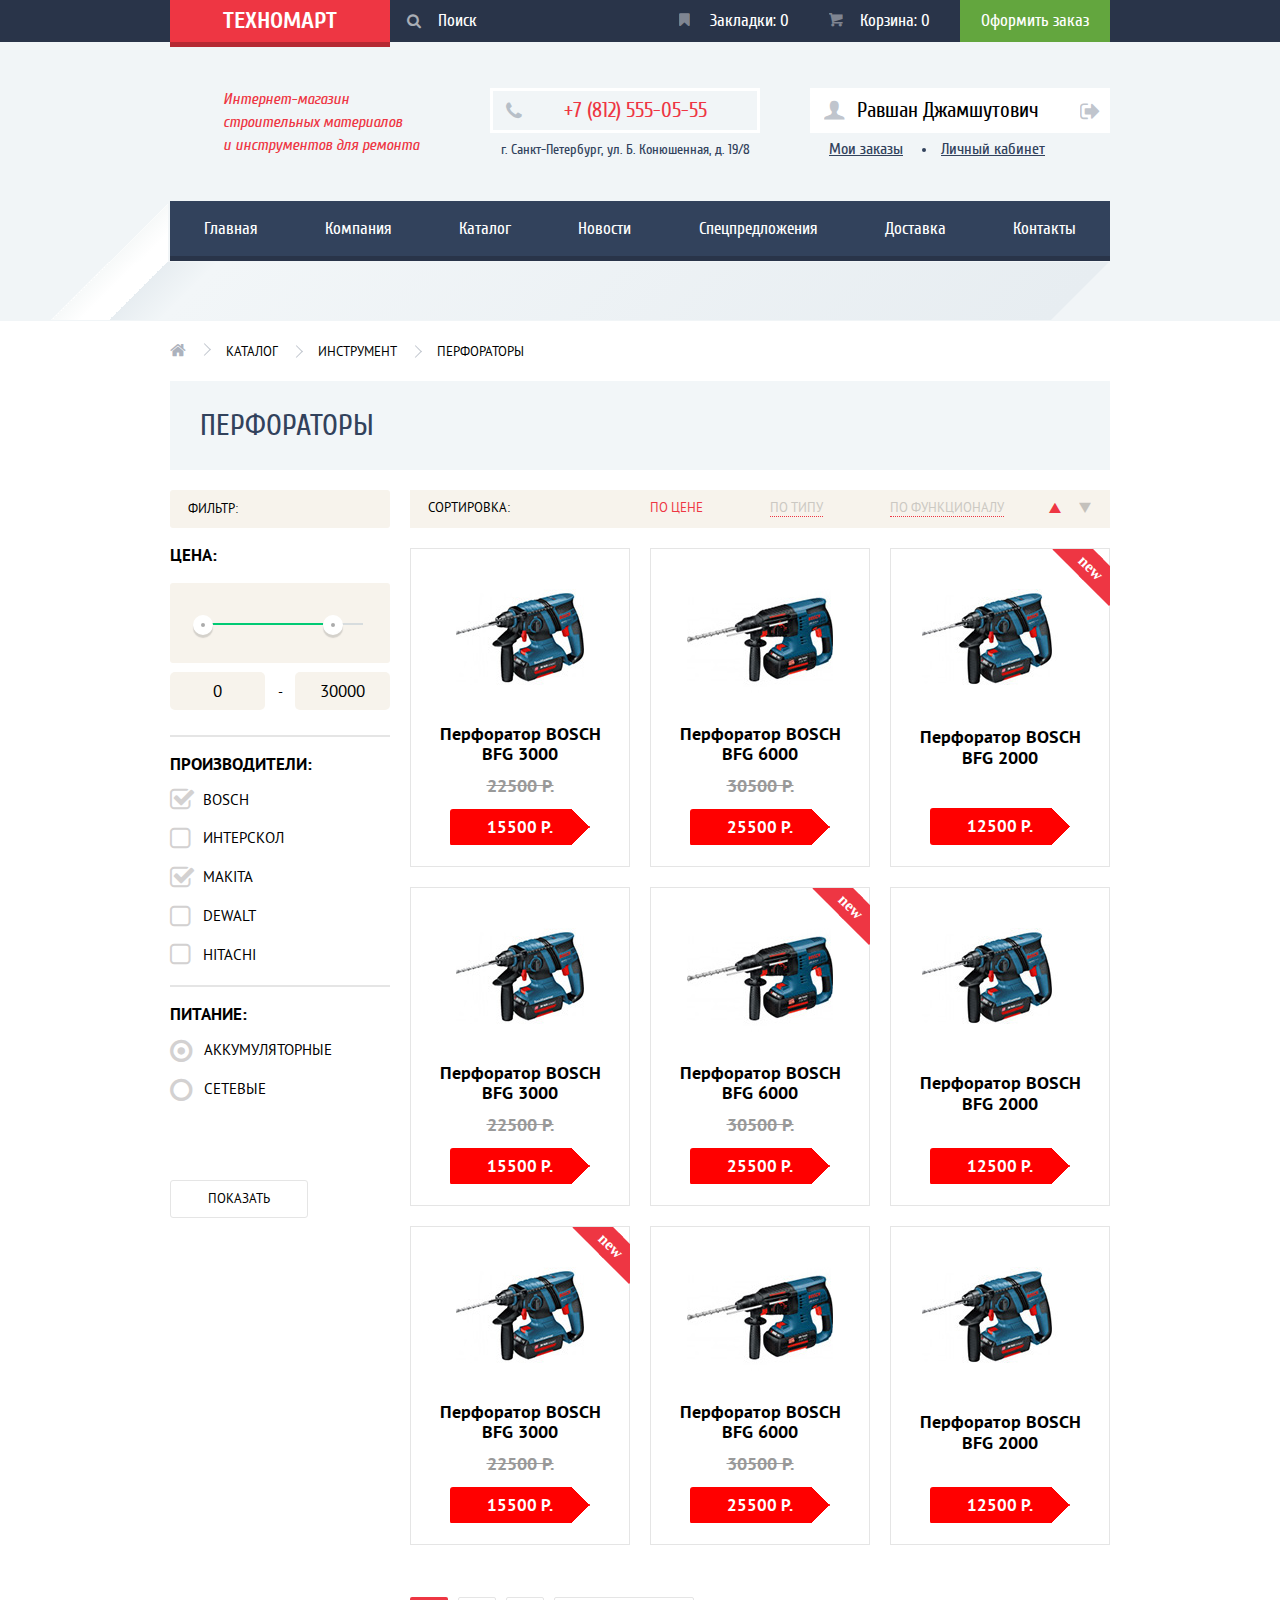
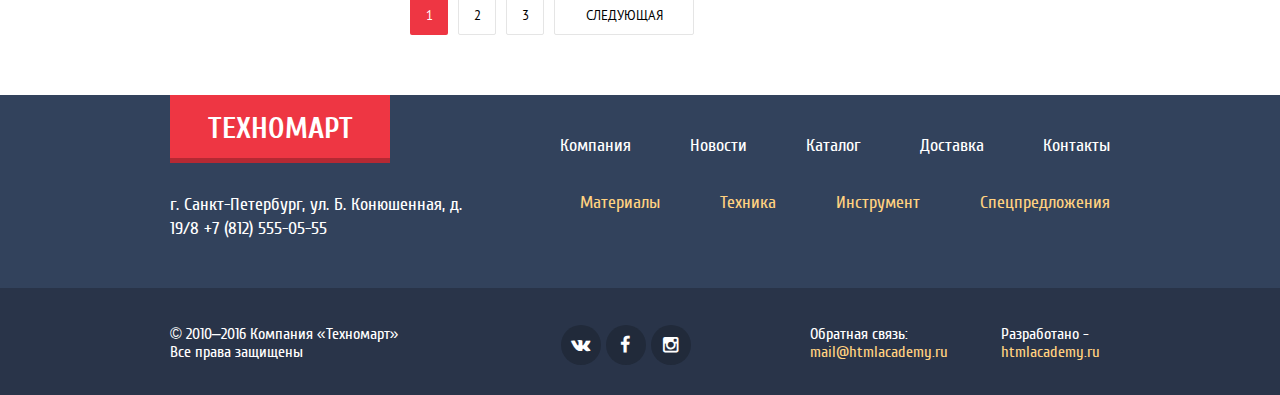
<file: catalog.html>
<!DOCTYPE html>
<html lang="ru">
<head>
	<meta charset="UTF-8">
	<title>Техномарт - каталог товаров</title>
	<link rel="stylesheet" href="css/style.css">
	<link rel="stylesheet" href="css/normalize.css">
	<link rel="shortcut icon" href="favicon.ico" type="image/vnd.microsoft.icon">
</head>
<body>
	<header class="main-header">
		<div class="main-header-top">
			<div class="top-menu-container">
				<div class="top-menu">
					<a href="#" class="logo main-logo">техномарт</a>
					<form class="search-form" action="#" method="post">
						<input type="text" id="search-field" name="search" placeholder="Поиск">
						<button class="btn-search" type="submit"></button>
					</form>
					<a href="#" class="menu-bookmark">Закладки: 0</a>
					<a href="#" class="menu-cart">Корзина: 0</a>
					<button class="btn-order" type="button">Оформить заказ</button>
				</div>
			</div>
		</div>
		<div class="main-header-middle">
			<div class="middle-menu-container">
				<div class="middle-menu">
					<p class="description">Интернет-магазин строительных материалов<br>и инструментов для ремонта</p>
					<div class="contact-block">
						<span class="phone">+7 (812) 555-05-55</span>
						<p>г. Санкт-Петербург, ул. Б. Конюшенная, д. 19/8</p>
					</div>
					<div class="logout-block">
						<a class="user-btn">Равшан Джамшутович</a>
						<a href="#" class="personal personal-orders">Мои заказы</a>
						<a href="#" class="personal personal-area">Личный кабинет</a>
					</div>
				</div>
				<nav class="main-navigation">
					<ul class="bottom-menu">
						<li><a href="index.html">Главная</a></li>
						<li><a href="#">Компания</a></li>
						<li><a href="#" class="active">Каталог</a></li>
						<li><a href="#">Новости</a></li>
						<li><a href="#">Спецпредложения</a></li>
						<li><a href="#">Доставка</a></li>
						<li><a href="#">Контакты</a></li>
					</ul>
				</nav>
			</div>
		</div>
	</header>
	<div class="main-container">
		<nav class="breadcrumbs">
			<ul class="breadcrumbs__items">
				<li class="breadcrumbs__item">
					<a href="index.html" class="breadcrumbs__link--home"></a>
				</li>
				<li class="breadcrumbs__item">
					<a href="#" class="breadcrumbs__link--catalog">каталог</a>
				</li>
				<li class="breadcrumbs__item">
					<a href="#" class="breadcrumbs__link--tools">инструмент</a>
				</li>
				<li class="breadcrumbs__item">перфораторы</li>
			</ul>
		</nav>
		<h3 class="item-title">перфораторы</h3>
		<main class="shop">
			<form class="shop__options">
				<div class="priceFilter">
					<span class="priceFilter__filter">фильтр:</span>
					<h3 class="priceFilter__selectPrice">цена:</h3>
					<div class="priceFilter__priceScale">
						<div class="fullScale">
							<span class="fullScale__Range"></span>
						</div>
					</div>
					<div class="priceWindows">
						<input class="priceWindows__input" type="text" name="min" value="0"></input>
						<label for="priceWindows__input">-</label>
						<input class="priceWindows__input" type="text" name="max" value="30000"></input>
					</div>
				</div>
				<fieldset class="сheckboxFilter">
					<h3 class="сheckboxFilter__selectBrand">производители:</h3>
						<label class="checkboxLabel">
							<input type="checkbox" name="bosch" checked>
							<span class="checkboxLabel__iconCheck"></span>bosch
						</label>
						<label class="checkboxLabel">
							<input type="checkbox" name="интерскол">
							<span class="checkboxLabel__iconCheck"></span>интерскол
						</label>
						<label class="checkboxLabel">
							<input type="checkbox" name="makita" checked>
							<span class="checkboxLabel__iconCheck"></span>makita
						</label>
						<label class="checkboxLabel">
							<input type="checkbox" name="dewalt">
							<span class="checkboxLabel__iconCheck"></span>dewalt
						</label>
						<label class="checkboxLabel">
							<input type="checkbox" name="hitachi">
							<span class="checkboxLabel__iconCheck"></span>hitachi
						</label>
				</fieldset>
				<fieldset class="radioFilter">
					<h3 class="radioFilter__selectSupply">питание:</h3>
						<label class="radioLabel">
							<input type="radio" name="supply" value="battery" checked>
							<span class="radioLabel__radioCheck"></span>аккумуляторные
						</label>
						<label class="radioLabel">
							<input type="radio" name="supply" value="circuit">
							<span class="radioLabel__radioCheck"></span>сетевые
						</label>
				</fieldset>
				<button class="catalog-btn" type="submit">показать</button>
			</form>
			<section class="catalog-window">
				<div class="catalog sorting-menu">
					<span class="sorting-menu__title">сортировка:</span>
					<ul class="sorting-navigation">
						<li class="sorting-navigation__option">
							<a href="#" class="sorting-navigation__option-byPrice">по цене</a>
						</li>
						<li class="sorting-navigation__option">
							<a href="#" class="sorting-navigation__option-byTypee">по типу</a>
						</li>
						<li class="sorting-navigation__option">
							<a href="#" class="sorting-navigation__option-byFeature">по функционалу</a>
						</li>
					</ul>
					<span class="sorting-menu__up-down">
						<a href="#" class="sorting-menu__up-down_up"></a>
						<a href="#" class="sorting-menu__up-down_down"></a>
					</span>
				</div>
				<div class="popular-item item-2">
					<div class="purchase-overlay">
						<a href="#" class="buy-btn">купить</a>
						<a href="#" class="bookmark-btn">в закладки</a>
					</div>
					<img width="128" height="128" src="img/bfg3000.jpg" alt="BFG3000">
					<p>Перфоратор BOSCH BFG 3000</p>
					<span class="discount">22500 Р.</span>
					<a href="#" class="btn btn-price">15500 Р.</a>
				</div>
				<div class="popular-item item-3">
					<div class="purchase-overlay">
						<a href="#" class="buy-btn">купить</a>
						<a href="#" class="bookmark-btn">в закладки</a>
					</div>
					<img width="146" height="128" src="img/bfg6000.jpg" alt="BFG6000">
					<p>Перфоратор BOSCH BFG 6000</p>
					<span class="discount">30500 Р.</span>
					<a href="#" class="btn btn-price">25500 Р.</a>
				</div>
				<div class="popular-item item-4">
					<div class="purchase-overlay">
						<a href="#" class="buy-btn">купить</a>
						<a href="#" class="bookmark-btn">в закладки</a>
					</div>
					<img width="156" height="128" src="img/bfg2000.jpg" alt="BFG2000">
					<p>Перфоратор BOSCH BFG 2000</p>
					<span class="discount"></span>
					<a href="#" class="btn btn-price">12500 Р.</a>
				</div>
				<div class="popular-item item-2">
					<div class="purchase-overlay">
						<a href="#" class="buy-btn">купить</a>
						<a href="#" class="bookmark-btn">в закладки</a>
					</div>
					<img width="128" height="128" src="img/bfg3000.jpg" alt="BFG3000">
					<p>Перфоратор BOSCH BFG 3000</p>
					<span class="discount">22500 Р.</span>
					<a href="#" class="btn btn-price">15500 Р.</a>
				</div>
				<div class="popular-item item-3-flagged">
					<div class="purchase-overlay">
						<a href="#" class="buy-btn">купить</a>
						<a href="#" class="bookmark-btn">в закладки</a>
					</div>
					<img width="146" height="128" src="img/bfg6000.jpg" alt="BFG6000">
					<p>Перфоратор BOSCH BFG 6000</p>
					<span class="discount">30500 Р.</span>
					<a href="#" class="btn btn-price">25500 Р.</a>
				</div>
				<div class="popular-item item-4_unflagged">
					<div class="purchase-overlay">
						<a href="#" class="buy-btn">купить</a>
						<a href="#" class="bookmark-btn">в закладки</a>
					</div>
					<img width="156" height="128" src="img/bfg2000.jpg" alt="BFG2000">
					<p>Перфоратор BOSCH BFG 2000</p>
					<span class="discount"></span>
					<a href="#" class="btn btn-price">12500 Р.</a>
				</div>
				<div class="popular-item item-2-flagged">
					<div class="purchase-overlay">
						<a href="#" class="buy-btn">купить</a>
						<a href="#" class="bookmark-btn">в закладки</a>
					</div>
					<img width="128" height="128" src="img/bfg3000.jpg" alt="BFG3000">
					<p>Перфоратор BOSCH BFG 3000</p>
					<span class="discount">22500 Р.</span>
					<a href="#" class="btn btn-price">15500 Р.</a>
				</div>
				<div class="popular-item item-3">
					<div class="purchase-overlay">
						<a href="#" class="buy-btn">купить</a>
						<a href="#" class="bookmark-btn">в закладки</a>
					</div>
					<img width="146" height="128" src="img/bfg6000.jpg" alt="BFG6000">
					<p>Перфоратор BOSCH BFG 6000</p>
					<span class="discount">30500 Р.</span>
					<a href="#" class="btn btn-price">25500 Р.</a>
				</div>
				<div class="popular-item item-4_unflagged">
					<div class="purchase-overlay">
						<a href="#" class="buy-btn">купить</a>
						<a href="#" class="bookmark-btn">в закладки</a>
					</div>
					<img width="156" height="128" src="img/bfg2000.jpg" alt="BFG2000">
					<p>Перфоратор BOSCH BFG 2000</p>
					<span class="discount"></span>
					<a href="#" class="btn btn-price">12500 Р.</a>
				</div>
				<div class="catalog-paginator">
					<span class="catalog-paginator-current">1</span>
					<a href="#" class="catalog-paginator__page">2</a>
					<a href="#" class="catalog-paginator__page">3</a>
					<a href="#" class="catalog-paginator__page-next">следующая</a>
				</div>
			</section>
		</main>
	</div>
		
				<!-- FOOTER -->
	<footer class="upper-footer">
		<div class="footer-container">
			<nav class="upper navigation">
				<a class="logo footer-logo" href="#">техномарт</a>
				<a href="#">Компания</a>
				<a href="#">Новости</a>
				<a href="#">Каталог</a>
				<a href="#">Доставка</a>
				<a href="#">Контакты</a>
			</nav>
			<nav class="upper offers">
				<a class="address" href="#">г. Санкт-Петербург, ул. Б. Конюшенная, д. 19/8 +7 (812) 555-05-55</a>
				<a href="#">Материалы</a>
				<a href="#">Техника</a>
				<a href="#">Инструмент</a>
				<a href="#">Спецпредложения</a>
			</nav>
		</div>
	</footer>
	<footer class="lower-footer">
		<div class="footer-container">
			<div class="lower-footer-content">
				<p class="copyright">© 2010–2016 Компания «Техномарт» Все права защищены</p>
				<div class="social">
					<a class="social-btn btn-vk" href="#"></a>
					<a class="social-btn btn-fb" href="#"></a>
					<a class="social-btn btn-inst" href="#"></a>
				</div>
				<div class="feedback">	
					<p class="feedback-mail">Обратная связь:<a href="mailto:mail@htmlacademy.ru">mail@htmlacademy.ru</a></p>
					<p class="feedback-site">Разработано -<a href="#">htmlacademy.ru</a></p>
				</div>	
			</div>	
		</div>	
	</footer>
	<div class="cartMessage">
		<button type="message-close" name="exit-btn"></button>
		<p class="cartMessage__added">Товар добавлен в корзину!</p>
		<a href="#" class="cartMessage__btn-order">оформить заказ</a>
		<a href="#" class="cartMessage__btn-proceed">продолжить покупки</a>
	</div>
	<div class="modal-overlay"></div>
<script>document.write('<script src="http://' + (location.host || 'localhost').split(':')[0] + ':35729/livereload.js?snipver=1"></' + 'script>')</script>
<script src="js/cart.js" type="text/javascript"></script>
</body>
</html>
</file>
<file: css/style.css>
@font-face {
  font-family: "symbols-technomart";
  src: url("../fonts/symbols-technomart.woff") format("woff"),
       url("../fonts/symbols-technomart.woff2") format("woff2");
  font-weight: normal;
  font-style: normal;
}

@font-face {
  font-family: "Cuprum";
  src: 	url("../fonts/cuprum.woff") format("woff"),
    	url("../fonts/cuprum.woff2") format("woff2");
  font-weight: normal;
  font-style: normal;
}

@font-face {
  font-family: "Cuprum";
  src: 	url("../fonts/cuprumbold.woff") format("woff"),
       	url("../fonts/cuprumbold.woff2") format("woff2");
  font-weight: bold;
  font-style: normal;
}

@font-face {
  font-family: "Cuprum";
  src:	url("../fonts/cuprumitalic.woff") format("woff"),
       	url("../fonts/cuprumitalic.woff2") format("woff2");
  font-weight: normal;
  font-style: italic;
}

@font-face {
  font-family: "PT Sans";
  src: 	url("../fonts/ptsans.woff") format("woff"),
       	url("../fonts/ptsans.woff2") format("woff2");
  font-weight: normal;
  font-style: normal;
}

@font-face {
  font-family: "PT Sans";
  src: 	url("../fonts/ptsansbold.woff") format("woff"),
       	url("../fonts/ptsansbold.woff2") format("woff2");
  font-weight: bold;
  font-style: normal;
}
/*--------------------------------------------------------*/
html {
	font-size: 62.5%;
}

body {
	font-family: "Cuprum", Arial, sans-serif;
	font-size: 1.4rem;
}


h2, h3, p, span, ul, input {
	margin: 0;
	padding: 0;
}

ul {
	list-style: none;
}

a {
	text-decoration: none;
}

button {
	margin: 0;
	padding: 0;
	border: none;
	overflow: hidden;
	outline: none;
}

fieldset {
	margin: 0;
	padding: 0;
	border: none;
}

.main-header-top {
	background-color: #293449;
}

[class$="-container"] {
	width: 94rem;
	margin: 0 auto;
	/*box-shadow: 0 0 0 1px tan;*/
	/*background-color: rgba(203,251,1,0.2);*/
}

.middle-menu-container {
	padding-bottom: 6rem;
}

.top-menu {
	display: flex;
	font-size: 0;
	height: 4.2rem;
	align-items: center;
	background-color: #293449;
}

.top-menu a {
	color: #fff;
	font-size: 1.7rem;
}

a.main-logo {
	width: 22rem;
	font-size: 2.4rem;
	font-weight: bold;
	text-transform: uppercase;
	text-align: center;
	color: #fff;
	line-height: 4.2rem;
	background-color: #ee3643;
	box-shadow: 0 0.5rem 0 rgba(181, 41, 51, 1);
}

.main-logo:hover {
	background-color: #ca2c37;
	box-shadow: 0 0.5rem 0 rgba(154, 33, 42, 1);
}

.main-logo:active {
	background-color: #ba2732;
	box-shadow: 0 0.5rem 0 rgba(142, 30, 38, 1);
}

a[class^="menu-"] {
	position: relative;
	padding-left: 5rem;
	line-height: 4.2rem;
	width: 10rem;
}

a[class^="menu-"]::before {
	position: absolute;
	left: 1.9rem;
	top: -0.1rem;
	display: inline-block;
  	font-weight: normal;
  	font-family: "symbols-technomart";
  	opacity: 0.4;
  	text-align: center;
  	text-transform: none;
  	text-decoration: inherit;
  	font-size: 1.5rem;
  	font-style: normal;
  	font-variant: normal;
} 

.menu-bookmark:before {
	content: "🔖";
}

.menu-cart:before {
	content: "\62";
}

a.menu-cart {
	margin-left: auto;
}

.menu-cart-added {
	background-color: #ee3643;
}

.menu-cart.menu-cart-added:hover {
	background-color: #ca2c37;
}

.search-form {
	position: relative;
	width: 27rem;
}

.btn-search {
	position: absolute;
	left: 0;
	top: 1.1rem;
	color: #fff;
	border: none;
	width: 4.8rem;
	background-color: #293449;
	cursor: pointer;
	opacity: 0.6;
}

.btn-search:before {
	content: "🔍";
	display: inline-block;
  	font-weight: normal;
  	font-family: "symbols-technomart";
  	text-align: center;
  	text-transform: none;
  	text-decoration: inherit;
  	font-size: 1.5rem;
  	font-style: normal;
  	font-variant: normal;
}

.btn-search:hover,
.menu-bookmark:hover:before,
.menu-cart:hover:before {
	opacity: 1;
}

.menu-bookmark:hover,
.menu-cart:hover {
background-color: #212a3a;
}

.menu-bookmark:active,
.menu-cart:active {
background-color: #161d29;
}

.search-form input {
	padding-left: 4.8rem;
	width: 22.2rem;
	font-family: "Cuprum", Arial, sans-serif;
	font-size: 1.7rem;
	line-height: 4rem;
	color: #fff;
	border: none;
	outline: none;
	background-color: #293449;
}

.search-form input::-webkit-input-placeholder {
	color:#fff;
}

.search-form input:focus {
	background-color: #fff;
	color: #000;
	line-height: 4.2rem;
}

.search-form input:focus ~ .btn-search {
	background: #fff;
	color: red;
}

.btn-order {
	margin-left: auto;
	width: 15rem;
	color: #fff;
	background-color: #63a63e;
	font-family: "Cuprum", Arial, sans-serif;
	font-size: 1.7rem;
	line-height: 4.2rem;
	cursor: pointer;
}

.btn-order:hover {
	background: linear-gradient(to bottom, #63a63e, #518534);
}

.btn-order:active {
	background: #518534;
	background: linear-gradient(to top, #63a63e, #518534);
}

.main-header-middle {
	background: #f1f5f7;
}

.middle-menu {
	display: flex;
	padding-top: 4.6rem;
	padding-bottom: 3.3rem;
	justify-content: flex-start;
}

.middle-menu .description {
	width: 19.7rem;
	margin-left: 5.3rem;
	margin-right: 7rem;
	font-size: 1.6rem;
	font-style: italic;
	line-height: 2.3rem;
	color: #ee3643;
}

.contact-block {
	width: 27rem;
}

.contact-block .phone {
	display: block;
	position: relative;
	font-size: 2.1rem;
	color: #ee3643;
	line-height: 3.9rem;
	border: 3px solid #fff;
	padding-left: 7.1rem;
	cursor: pointer;
}

.contact-block .phone:before {
	content: "📞";/* "\1f4de" */
	position: absolute;
	left: 1.3rem;
	top: 0.1rem;
	display: inline-block;
  	font-weight: normal;
  	font-family: "symbols-technomart";
  	text-align: center;
  	text-transform: none;
  	text-decoration: inherit;
  	color: #b7bfc8;
  	font-size: 2rem;
  	font-style: normal;
  	font-variant: normal;
}

.contact-block p {
	color: #32425c;
	line-height: 3.5rem;
	text-align: center;
}

.login-block {
	margin-left: auto;
	font-size: 0;
}

.login-block a {
	display: inline-block;
	color: #000;
	font-size: 2.1rem;
	line-height: 4.5rem;
	background-color: #fff;
}

a.login {
	position: relative;
	width: 7.3rem;
	padding-left: 4.8rem;
	margin-right: 1rem;
}

a.login::before {
	content: "\2386";/* "⎆" */
	position: absolute;
	left: 1.3rem;
	top: 0.1rem;
	display: inline-block;
  	font-family: "symbols-technomart";
  	text-align: center;
  	text-transform: none;
  	text-decoration: inherit;
  	color: #32425c;
  	font-size: 2rem;
  	opacity: 0.4;
  	font-style: normal;
  	font-variant: normal;
}

a.login:hover {
	color: #ee3643;
}

a.login:hover::before {
	opacity: 1;
}

a.registration {
	width: 15rem;
	text-align: center;
}

a.registration:hover {
	color: #ee3643;
}

a.login:active,
a.registration:active {
	color: #c5c5c5;
}

a.login:active::before {
	opacity: 0.4;
}

/*----------CATALOG STYLES---------*/
.logout-block {
	margin-left: auto;
	font-size: 0;
	width: 30rem;
}

.logout-block .user-btn {
	position: relative;
	width: 19.3rem;
	padding-left: 4.7rem;
	padding-right: 6rem;
	margin-bottom: 0.7rem;
	line-height: 4.5rem;
	display: inline-block;
	color: #000;
	font-size: 2.1rem;
	line-height: 4.5rem;
	background-color: #fff;
	cursor: pointer;
}

.logout-block .user-btn:active {
	color: #c6c6c6;
}

[class*="personal-"] {
	position: relative;
	display: inline-block;
	margin-left: 1.9rem;
	padding-right: 1.9rem;
	font-family: "Cuprum", Arial, sans-serif;
	color: #32425c;
	font-size: 1.6rem;
	line-height: 1.8rem;
	text-decoration: underline;
	cursor: pointer;
}

[class*="personal-"]:hover {
	color: #ff2945;
}

[class*="personal-"]:active {
	color: #c6c6c6;
}

.personal-orders::after {
	position: absolute;
	content: "";
	left: 100%;
	top: 45%;
	width: 4px;
	height: 4px;
	border-radius: 100%;
	background-color: #32425c;
}

.user-btn::before {
	content: "👨";/* "\1f468" */
	position: absolute;
	left: 1.4rem;
	top: 0rem;
	font-weight: normal;
  	font-family: "symbols-technomart";
  	text-align: center;
  	text-transform: none;
  	text-decoration: inherit;
  	color: #32425c;
  	font-size: 2rem;
  	opacity: 0.3;
  	font-style: normal;
  	font-variant: normal;
}

.user-btn::after {
	content: "\241b";/* "⎆" */
	position: absolute;
	left: 27rem;
	top: 0.1rem;
	font-weight: normal;
  	font-family: "symbols-technomart";
  	text-align: center;
  	text-transform: none;
  	text-decoration: inherit;
  	color: #32425c;
  	font-size: 2.2rem;
  	opacity: 0.3;
  	font-style: normal;
  	font-variant: normal;
}

.user-btn:hover.user-btn::before, 
.user-btn:hover.user-btn::after {
	opacity: 1;
}

.user-btn:active.user-btn::before, 
.user-btn:active.user-btn::after	{
	color: #c6c6c6;
}

/*----------CATALOG STYLES---------*/

.breadcrumbs__items {
	font-size: 0;
}

.breadcrumbs__item {
	display: inline-block;
	font-family: "PT Sans";
	font-size: 1.3rem;
	font-weight: normal;
	text-transform: uppercase;
	color: #000;
}

[class*="breadcrumbs__link"] {
	display: inline-block;
	position: relative;
	font-family: "PT Sans";
	font-size: 1.3rem;
	font-weight: normal;
	text-transform: uppercase;
	color: #000;
	padding-right: 4rem;
	padding-top: 2rem;
	padding-bottom: 2rem;
}

[class*="breadcrumbs__link"]:not([class*="breadcrumbs__link--home"]):hover {
	text-decoration: underline;
}

[class*="breadcrumbs__link"]::after {
	content: "";
	position: absolute;
	left: 100%;
	margin-left: -26px;
	top: 40%;
	width: 8px;
	height: 8px;
	transform: rotate(45deg);
	background: transparent;
	border-top: 1px solid #c1c6ce;
    border-right: 1px solid #c1c6ce;
}

.breadcrumbs__link--home::before {
	content: "🏠"; /* "\1f3e0" */
	font-weight: normal;
  	font-family: "symbols-technomart";
  	text-align: center;
  	text-transform: none;
  	text-decoration: inherit;
  	color: #32425c;
  	font-size: 1.7rem;
  	opacity: 0.4;
  	font-style: normal;
  	font-variant: normal;
}

.breadcrumbs__link--home:hover.breadcrumbs__link--home::before {
	opacity: 1;
}
/*-----------------------------------*/

.main-navigation {
	position: relative;
	border-bottom: 0.5rem solid #293449;
}

.bottom-menu {
	display: flex;
	justify-content: space-around;
	list-style: none;
	font-size: 0;
	background-color: #32425c;
}

.bottom-menu li {
	display: inline-block;
}

.bottom-menu a {
	display: block;
	font-family: "Cuprum", Arial, sans-serif;
	color: #fff;
	font-size: 1.7rem;
	padding: 0 3rem;
	line-height: 5.5rem;
	background-color: #32425c;
}

.bottom-menu a:hover {
	background-color: #293449;
}

.bottom-menu a:active {
	background-color: #1d2739;
	color: #a8abaf;
}

/*--------------main navigation tint-----------*/
.main-navigation::before {
	position: absolute;
	top: 0px;
	left: -6.5rem;
	content: "";
	height: 6.3rem;
	width: 6.3rem;
	background: linear-gradient(to left top, #fff, #fff, #f7f9f9 4.2rem, #fff 4.3rem, #f1f5f7 0);
}

.main-navigation::after {
	position: absolute;
	content: "";
	left: -9rem;
	top: 6.1rem;
	background-repeat: no-repeat;
	color: #fff;
	font-weight: bold;
	font-size: 24rem;
	text-align: center;
	width: 100rem;
	height: 5.8rem;
	background: linear-gradient(-90deg, #e7edf1, #f2f6f8 89rem, #e7edf1 94.2rem, #fff 94.2rem, #fff, #f7f9f9 99.9rem, #fff 0);
    transform: skewX(-45deg);
}

/*___________MAIN_____________*/

.promo {
	margin-top: 5.9rem;
	margin-bottom: 5.3rem;
	display: flex;
	flex-flow: row wrap;
	justify-content: flex-start;
}

[class^="promo-"] {
	position: relative;
	width: 24.9rem;
	height: 7.9rem;
	padding: 2.2rem 2.8rem 2.2rem 2.3rem;
	margin-bottom: 2rem;
	z-index: 2;
	overflow: hidden;
}

[class^="promo-"] span {
	display: inline-block;
	color: #fff;
	font-size: 2.4rem;
	font-weight: bold;
	margin-bottom: 1rem;
	overflow: hidden;
}

.offer-btn {
	display: block;
	font-family: "Cuprum", Arial, sans-serif;
	color: #fff;
	font-size: 1.4rem;
	text-transform: uppercase;
	text-align: center;
	line-height: 3.8rem;
	width: 13.5rem;
	background: rgba(70, 70, 70, 0.1);
	border-radius: 0.3rem;
}

.offer-btn:hover {
	background: rgba(70, 70, 70, 0.2);
}

.offer-btn:active {
	background: rgba(70, 70, 70, 0.35);
}

.offer-btn:after {
	content: "";
	position: absolute;
	background: url(../img/sprites.png) no-repeat;
	cursor: default;
}

.promo-materials .offer-btn:after {
	width: 47px;
	height: 120px;
	left: 21.2rem;
	top: 2.3rem;
}

.promo-materials {
	background-color: #f6b22d;
}

.promo-materials::after {
	position: absolute;
	left: 23.5rem;
	top: 0.6rem;
	content: "new";
	color: #fff;
	font-family: "PT Sans Narrow";
	font-size: 1.6rem;
	line-height: 2.9rem;
	text-align: center;
	width: 9rem;
	background: #ee3643;
	transform: rotate(45deg);
}

.promo-tools {
	background-color: #4aafde;
	margin: 0 auto;
}

.promo-tools .offer-btn:after {
	background-position: -56px 0;
	width: 90px;
	height: 78px;
	left: 18.5rem;
	top: 2.3rem;
}

.promo-technics {
	background:  #cc79d1;
	
}

.promo-technics .offer-btn:after {
	background-position: -156px 0;
	width: 90px;
	height: 78px;
	left: 18.5rem;
	top: 2.3rem;
}

/*----------SLIDER------------------*/

.slider-window {
	position: relative;
	margin-right: auto;
	width: 62rem;
	height: 26.6rem;
	background-color: #1c1c1c;
  	overflow: hidden;
}

.slider-window input {
	display: none;
}

.slider-window .slide_img {
	position: absolute;
	width: 62rem;
	height: 26.6rem;
	z-index: -1;
}

.slider-window .slide_img img {
  width: inherit;
  height: inherit;
}

.item-block {
	position: absolute;
	padding: 2.2rem	0 1.2rem 2.2rem;
	width: 59.8rem;
	background: rgba(34, 17, 16, 0.5);
	top: 0;
	left: 0;
}

.slider-window .item-block h2 {
	font-size: 3.6rem;
	color: #fff;
	text-transform: uppercase;
}

.item-block span {
	color: #fff;
	font-size: 1.8rem;
	font-family: "PT Sans", Arial, sans-serif;
}

a.btn {
	display: inline-block;
	top: 20rem;
	left: 3rem;
	width: 19.5rem;
	line-height: 3.7rem;
	background-color: #ee3643;
	border-radius: 0.3rem;
	text-align: center;
	font-family: "Cuprum", Arial, sans-serif;
	font-size: 1.4rem;
	color: #fff;
	text-transform: uppercase;
}

a.btn:hover:not(.btn-price) {
	background-color: #ca2c37;
}

a.btn:active:not(.btn-price) {
	background-color: #ba2732;
}

.slide_img label {
	position: absolute;
	display: inline-block;
	top: 46%;
	width: 3rem;
	height: 3rem;
	box-shadow: 3px 3px 0 0 #fff;
	z-index: 99;
  	transition: .45s;
  	cursor: pointer;
}

.slide_img .btn {
	position: absolute;
	top: 78%;
	left: 4%;
}

.slide_img label.prev {
	left: 33px;
	border-color: #fff transparent transparent #fff;
	transform: rotate(135deg);
	cursor: pointer;
}

.slide_img label.next {
	left: 561px;
	border-color: transparent #fff #fff transparent;
	transform: rotate(-45deg);
	cursor: pointer;
}

#slide-switcher {
	position: absolute;
	font-size: 0;
	text-align: center;
	top: 21.5rem;
	width: 62rem;
	z-index: 99;
}

#slide-switcher .dots {
	display: inline-block;
	margin: 0.5rem;
	width: 8px;
	height: 8px;
	border: 3px solid #fff;
	border-radius: 50%;
	background-color: #fff;
	cursor: pointer;
	transition: .2s;
}

#slide-switcher .dots:hover {
  background: #ee3643;
}

#switch-1:checked ~ #slide-1,
#switch-2:checked ~ #slide-2,
#switch-3:checked ~ #slide-3 {
  z-index: 9;
  animation: scroll .5s ease-in-out;
}

#switch-1:checked ~ #slide-switcher #dot1 {
  background: #ee3643;
}

#switch-2:checked ~ #slide-switcher #dot2 {
  background: #ee3643;
}

#switch-3:checked ~ #slide-switcher #dot3 {
  background: #ee3643;
}

@keyframes scroll {
  0% {
    opacity: .4;
  }
  100% {
    opacity: 1;
  }
}

.info-column {
	align-self: flex-end;
}

.promo-discount {
	background: #85d179;
	background-size: 20% 58%;
}

.promo-discount .offer-btn:after {
	background-position: -245px 0;
	width: 90px;
	height: 78px;
	left: 18rem;
	top: 2.6rem;
}

.promo-delivery {
	background: #f6b22d;
	margin-bottom: 0;
}

.promo-delivery .offer-btn:after {
	background-position: -345px 0;
	width: 90px;
	height: 78px;
	left: 19rem;
	top: 2.6rem;
}

/*----------CATALOG STYLES---------*/
.item-title {
	padding: 0 3rem 0;
	margin-bottom: 2rem;
	background: #f2f6f8;
	font-size: 3rem;
	line-height: 8.9rem;
	text-transform: uppercase;
	font-weight: normal;
	color: #32425c;
}
/*---------------------------------*/

.popular {
	display: flex;
	flex-wrap: wrap;
	position: relative;
	justify-content: space-between;
}

.popular-title {
	display: flex;
	padding: 0 3rem 0;
	margin-bottom: 2rem;
	align-items: center;
	flex-basis: 100%;
	position: relative;
	background: #f7f3ec
}

[class*="title"] h3 {
	display: inline-block;
	font-size: 3rem;
	line-height: 8.9rem;
	text-transform: uppercase;
	font-weight: normal;
	color: #32425c;
}

.popular-title .btn {
	width: 253px;
	display: inline-block;
	margin-left: auto;
}

.popular-item {
	display: flex;
	position: relative;
	align-items: center;
	flex-direction: column;
	width: 18rem;
	padding: 2.4rem 1.9rem 2rem;
	min-height: 27.3rem;
	font-family: "PT Sans", Arial, sans-serif;
	font-weight: bold;
	font-size: 1.7rem;
	border: 1px solid #e5e5e5;
}

.popular-item .purchase-overlay {
	display: none;
	flex-direction: column;
	justify-content: space-between;
	align-items: center;
	position: absolute;
	top: 0;
	left: 0;
	width: 18rem;
	padding: 4.5rem 1.9rem 19rem;
	min-height: 8.2rem;
	font-family: "PT Sans", Arial, sans-serif;
	background: linear-gradient(white 16rem, transparent 0);
}

.popular-item:hover > .purchase-overlay {
	display: flex;
	box-shadow: 0 6px 15px 2px #aeb2ba;
}

.purchase-overlay a {
	display: block;
	width: 13.5rem;
	font-family: "Cuprum", Arial, sans-serif;
	font-size: 1.4rem;
	text-transform: uppercase;
	text-align: center;
	border-radius: 0.3rem;
}

.purchase-overlay .buy-btn {
	position: relative;
	line-height: 3.8rem;
	color: #fff;
	background-color: #63a63e;
	box-shadow: inset 0 -0.3rem 0 0 #367315;
}

.purchase-overlay .buy-btn::before {
	position: absolute;
	content: "\62";
	left: 1.3rem;
	top: -0.1rem;
	font-family: "symbols-technomart";
  	text-transform: none;
  	font-size: 1.6rem;
  	opacity: 0.4;
}

.purchase-overlay .buy-btn:hover {
	background-color: #5fbb2d;
}

.purchase-overlay .buy-btn:active {
	background-color:#518534;
	box-shadow: none;
}

.purchase-overlay .buy-btn:hover::before {
	opacity: 1;
}

.bookmark-btn {
	width: 12.9rem;
	color: #32425c;
	line-height: 3.2rem;
	background-color: #fff;
	border: 0.3rem solid #63a63e;
}

.bookmark-added {
	background-color: #5d8de9;
}

.purchase-overlay .bookmark-btn:hover {
	border: 0.3rem solid rgba(50, 66, 92, 1);
}

.purchase-overlay .bookmark-btn:active {
	color: rgba(50, 66, 92, 0.4);
	border: 0.3rem solid rgba(50, 66, 92, 0.4);
}

.popular-item p {
	margin-top: auto;
	font-size: 1.8rem;
	text-align: center;
}

.popular-item.item-4 p {
	margin-bottom: auto;
}

.btn.btn-price {
	margin-top: auto;
	width: 14rem;
	font-family: "PT Sans", Arial, sans-serif;
	font-weight: bold;
	font-size: 1.7rem;
	background: linear-gradient(90deg, transparent, red 0) top left,
                linear-gradient(-134deg, transparent 1.3rem, red 0) top right,
                linear-gradient(-46deg, transparent 1.3rem, red 0) bottom right,
                linear-gradient(90deg, transparent, red 0) bottom left;
background-size: 52% 52%;
background-repeat: no-repeat;
}

.popular-item img {
	margin-bottom: auto;
}

.popular-item .discount {
	margin-top: auto;
	font-size: 1.8rem;
	color: #999999;
	text-transform: uppercase;
	text-decoration:  line-through;
}

.popular-item.item-4::after,
.item-4 .purchase-overlay::after {
	position: absolute;
	left: 16rem;
	top: 0.4rem;
	content: "new";
	color: #fff;
	font-family: "PT Sans Narrow";
	font-size: 1.6rem;
	line-height: 2.9rem;
	text-align: center;
	width: 8rem;
	background: linear-gradient(135deg, transparent 2rem, #ee3643 0) top left,
                linear-gradient(225deg, transparent 2rem, #ee3643 0) top right;
    background-size: 54% 100%;
	background-repeat: no-repeat;
	transform: rotate(45deg);
}

a.brand {
	display: flex;
	width: 21.8rem;
	border: 1px solid #e5e5e5;
	min-height: 14.3rem;
	flex-direction: column;
	align-items: center;
	justify-content: center;
}

a.brand:hover {
	box-shadow: 0 6px 15px 2px #aeb2ba;
}

a.brand:active {
	box-shadow: 0 3px 7px 1px #7d8084;
	opacity: 0.4;
}

.popular.popular-brands {
	padding-bottom: 8.5rem;
	margin-bottom: 0;
}

.brand:not(.low-row) {
	margin-bottom: 2.1rem;
}

/*----------CATALOG STYLES---------*/
.shop {
	display: flex;
	width: 100%;
	/*box-shadow: 0 0 0 1px #ff92de;
	background-color: rgba(255,237,241, 0.2);*/
}

.shop__options {
	display: flex;
	flex-direction: column;
	width: 22rem;
	margin-right: 2rem;
	font-family: "PT Sans";
	/*box-shadow: 0 0 0 1px tan;
	background-color: rgba(218,255,239, 0.2);*/
}

.priceWindows {
	display: flex;
	justify-content: space-between;
}

[for="priceWindows__input"] {
	align-self: center;
}

.priceWindows__input {
	display: inline-block;
	width: 9.5rem;
	height: 38px;
	font: inherit;
	font-size: 1.7rem;
	text-align: center;
	border: none;
	border-radius: 5px;
	background-color: #f7f3ec;
}

.priceFilter {
	display: flex;
	width: 22rem;
	flex-direction: column;
	justify-content: flex-start;
	padding-bottom: 2.5rem;
	border-bottom: 2px solid #e5e5e5;
}

.priceFilter__filter {
	display: inline-block;
	flex-basis: 100%;
	padding-left: 1.8rem;
	font-size: 1.3rem;
	line-height: 3.8rem;
	text-transform: uppercase;
	background-color: #f7f3ec;
	border-radius: 0.3rem;
}

[class*="__select"] {
	margin: 0;
	font-size: 1.7rem;
	line-height: 5.5rem;
	font-weight: bold;
	text-transform: uppercase;
}

.priceFilter__priceScale {
	position: relative;
	flex-basis: 100%;
	min-height: 8rem;
	margin-bottom: 0.9rem;
	background-color: #f7f3ec;
	border-radius: 0.3rem;
}

.fullScale {
	position: absolute;
	top: 50%;
	left: 15%;
	width: 160px;
	height: 2px;
	background-color: #d7dcde;
}

.fullScale__Range {
	position: absolute;
	padding: 0 2rem;
	width: 8rem;
	height: 0.2rem;
	top: 0;
	left: 0;
	background-color: #00ca74;
}

.fullScale__Range::before,
.fullScale__Range::after {
	position: absolute;
	content: "";
	top: -8px;
	width: 0.4rem;
	height: 0.4rem;
	background: #ababab;
	border: 0.8rem solid #fff;
	border-radius: 50%;
	box-shadow: 0 0.3rem 1px 0px #d4d1cb;
	cursor: pointer;
}

.fullScale__Range::before {
	left: -1rem;
}

.fullScale__Range::after {
	left: 100%;
}

.сheckboxFilter {
	border-bottom: 2px solid #e5e5e5;
}

.checkboxLabel {
	display: block;
	margin-bottom: 2.2rem;
	font-size: 1.5rem;
	line-height: 1.5rem;
	text-transform: uppercase;
}

.checkboxLabel__iconCheck {
	margin-right: 1.2rem;
	font-family: "symbols-technomart";
	font-size: 2.6rem;
	vertical-align: middle;
}

[class*="Check"]  {
	color: #d3d1d1;
}

[class*="Label"]:hover [class*="Check"] {
	color: #b5b5b5;
}

[class*="Label"]:active [class*="Check"]{
	color: #e9e9e9;
}

[type*="checkbox"] {
	display: none;
}

.checkboxLabel__iconCheck::before {
	content: "\2610"; /* "☐" */
	margin-right: 0.08rem;
}

[type*="checkbox"]:checked + .checkboxLabel__iconCheck::before {
	content: "\2611"; /* "☑" */
	margin-right: -0.3rem;
}

/*-----*/

.radioFilter {
	margin-bottom: 6rem;
}

.radioLabel {
	display: block;
	margin-bottom: 2.2rem;
	font-size: 1.5rem;
	line-height: 1.5rem;
	text-transform: uppercase;
}

.radioLabel__radioCheck {
	margin-right: 1.2rem;
	font-family: "symbols-technomart";
	font-size: 2.6rem;
	vertical-align: middle;
}

[type*="radio"] {
	display: none;
}

.radioLabel__radioCheck::before {
	content: "\25cb"; /* "○" */
}

[type*="radio"]:checked + .radioLabel__radioCheck::before {
	content: "\25cf"; /* "●" */
}

.catalog-btn {
	width: 13.8rem;
	font-family: "PT Sans";
	font-weight: normal;
	font-size: 1.3rem;
	line-height: 3.6rem;
	text-transform: uppercase;
	background-color: #fff;
	border: 1px solid #e5e5e5;
	border-radius: 0.3rem;
	cursor: pointer;
}

.catalog-btn:hover {
	border: 1px solid #bdc5c7;
}

.catalog-btn:active {
	border: 1px solid #ff3144;
}

.catalog-window {
	display: flex;
	flex-basis: 100%;
	flex-direction: row;
	flex-wrap: wrap;
	justify-content: space-between;
	
}

/*-----------sorting menu----------*/
.sorting-menu {
	display: flex;
	flex-basis: 100%;
	justify-content: space-between;
	align-items: center;
	margin-bottom: 2rem;
	padding: 0 1.8rem;
	min-height: 3.8rem;
	font-size: 0;
	background-color: #f7f3ec;
}

.sorting-menu__title {
	display: inline-block;
	margin-right: 10rem;
	font-family: "PT Sans";
	font-size: 1.3rem;
	text-transform: uppercase;
}

.sorting-navigation__option {
	display: inline-block;
	width: 11.8rem;
	margin-right: 2px;
}

[class*="navigation__option-"] {
	display: inline-block;
	font-family: "PT Sans";
	font-size: 1.3rem;
	text-transform: uppercase;
	border-bottom:  1px dotted #ee3643;
	color: #cbc8c2;
}

[class*="navigation__option-"]:not([class*="byPrice"]):hover {
	color: #000;
	border-bottom:  1px solid #ff3043;
}

.sorting-navigation__option-byPrice {
	color: #ee3643;
	border: none;
	cursor: default;
}

.sorting-menu__up-down {
	position: relative;
	width: 4.3rem;
	display: inline-block;
	position: relative;
	height: 1rem;
}

[class*="sorting-menu__up-down_"] {
	position: absolute;
	top: -1rem;
	font-family: "symbols-technomart";
	color: #c6c2bd;
	font-size: 2.6rem;
}

.sorting-menu__up-down_up::before {
	position: absolute;
	content: "\25b2";/* "▲" */
	left: 0;
	color: #ee3643;
	cursor: default;
}

.sorting-menu__up-down_down::after {
	position: absolute;
	content: "\25bc";/* "▼" */
	color: #000;
	opacity: 0.2;
	left: 3rem;
	cursor: pointer;
}

.sorting-menu__up-down_down:hover.sorting-menu__up-down_down::after {
	opacity: 1;
}

/*-----------sorting menu----------*/


/*------------------------------------*/

[class*="item-"] {
	margin-bottom: 2rem;
}

[class*="-flagged"]::after {
	position: absolute;
	left: 16rem;
	top: 0.4rem;
	content: "new";
	color: #fff;
	font-family: "PT Sans Narrow";
	font-size: 1.6rem;
	line-height: 2.9rem;
	text-align: center;
	width: 8rem;
	background: linear-gradient(135deg, transparent 2rem, #ee3643 0) top left,
                linear-gradient(225deg, transparent 2rem, #ee3643 0) top right;
    background-size: 54% 100%;
	background-repeat: no-repeat;
	transform: rotate(45deg);
}

[class*="_unflagged"]::after {
	display: none;
}

.catalog-paginator {
	font-size: 0;
	margin: 3.2rem 0 6rem 0;
	text-align: center;
}

.catalog-paginator-current {
	display: inline-block;
	margin-right: 1rem;
	width: 3.8rem;
	color: #fff;
	font-family: "PT Sans";
	font-size: 1.3rem;
	line-height: 3.8rem;
	text-transform: uppercase;
	background-color: #ee3643;
	border-radius: 0.2rem;
}

.catalog-paginator__page {
	display: inline-block;
	margin-right: 1rem;
	width: 3.6rem;
	color: #000;
	font-family: "PT Sans";
	font-size: 1.3rem;
	line-height: 3.6rem;
	text-transform: uppercase;
	border: 1px solid #e5e5e5;
	border-radius: 0.2rem;
	background-color: #fff;
}

.catalog-paginator__page-next {
	display: inline-block;
	margin-right: 1rem;
	width: 13.8rem;
	color: #000;
	font-family: "PT Sans";
	font-size: 1.3rem;
	line-height: 3.6rem;
	text-transform: uppercase;
	border: 1px solid #e5e5e5;
	border-radius: 0.2rem;
	background-color: #fff;
}

[class*="catalog-paginator__page"]:hover {
	border: 1px solid #bdc5c7;
}


[class*="catalog-paginator__page"]:active {
	border: 1px solid #ff3144;
}


/*---------------------------------*/

/*--------------SERVICES------------*/
.company.services {
	margin-bottom: 5.4rem;
	background: #f2f6f8;
	min-height: 52rem;	
}

.services .title-block {
	padding-top: 3.5rem;
}

.title-block h3 {
	color: #000;
	line-height: 8.4rem;

}

p[class$="about"] {
	font-family: "PT Sans", Arial, sans-serif;
	font-size: 1.3rem;
	line-height: 2.4rem;
	padding-bottom: 3rem;
}

.slider-block {
	display: flex;
	padding-top: 3.8rem;
}

.slider-block .slider-menu {
	position: relative;
	width: 24rem;
	height: 28rem;
	
}

.slider-block .slider-menu:before {
	position: absolute;
	content: "";
	width: 1rem;
	height: 27.9rem;
	left: 100%;
	top: -5rem;
	margin-left: -1rem;
	background: url(../img/controls-divider.png) no-repeat;
}

.slider-viewport {
	width: 70rem;
	overflow: hidden;
}

.slider-band {
	display: flex;
	justify-content: flex-start;
	width: 186rem;
}

.slider-band [class^="slide-"] {
	width: 38rem;
	padding: 0 24rem 0rem 8rem;
	flex-grow: 0;
}

h3.slider-title {
	margin-bottom: 2.2rem;
	font-size: 3.6rem;
	line-height: 3.6rem;
	text-transform: uppercase;
	font-weight: normal;
	color: #32425c;
}

[class^="slide-"] p {
	width: 39rem;
	line-height: 2.5rem;
	margin-bottom: 2.9rem;
}

.slide-delivery {
	background: url(../img/truck.png) 100% 25px no-repeat;
}

.slide-assurance {
	background: url(../img/assurance.png) 100% 10px no-repeat;
}

.slide-credit {
	background: url(../img/credit.png) 100% 5px no-repeat;
}

/*--------------SLIDER CONTROLS-------------*/
.slider-block input {
	display: none;
}

.slider-menu label {
	display: block;
	padding-left: 2.3rem;
	font-size: 2.1rem;
	color: #fff;
	background-color: #32425c;
	border-top: 1px solid #405069;
	border-bottom: 1px solid #293449;
	line-height: 5.8rem;
	cursor: pointer;
}

#delivery:checked ~ .slider-menu label[for="delivery"],
#assurance:checked ~ .slider-menu label[for="assurance"],
#credit:checked ~ .slider-menu label[for="credit"] {
	background-color: #fff;
	color: #32425c;
	border-top: 1px solid #f9f9f9;
	border-bottom: 1px solid #f4f4f4;
}

.slider-menu label:hover {
	background-color: #293449;
}

#delivery:checked ~ .slider-viewport .slider-band {
	transform: translateX(0rem);
}

#assurance:checked ~ .slider-viewport .slider-band {
	transform: translateX(-70rem);
}

#credit:checked ~ .slider-viewport .slider-band {
	transform: translateX(-140rem);
}

.slider-band {
	transition: transform 0.8s ease;
}

.company.about {
	padding-bottom: 8.6rem;
}

.about {
	display: flex;
	justify-content: space-between;
	min-height: 39.5rem;
}

.about [class$="-about"] {
	line-height: 2.2rem;
	padding-bottom: 2.5rem;
}

.our-shipping .btn {
	width: 22rem;
	margin-top: auto;
}

.our-contacts .btn {
	width: 30rem;
	margin-top: auto;
}

[class*="our-"] {
	display: flex;
	flex-direction: column;
}

.our-shipping {
	width: 54rem;
}

.partners li {
	position: relative;
	margin-top: auto;
	padding-left: 3.6rem;
	font-size: 1.8rem;
	line-height: 2rem;
	margin-bottom: 2rem;
}

.partners li:before {
	position: absolute;
	content: "";
	width: 2.5rem;
	height: 0.2rem;
	left: 0;
	top: 50%;
	background-color: #fb565a;
}

.map-link {
	display: block;
	padding-top: 0.8rem;
}

.upper-footer {
	min-height: 19.3rem;
	background-color: #32425c;
}

.upper.navigation {
	display: flex;
	margin-bottom: 3rem;
	font-size: 0;
	-ms-align-items: flex-end;
	align-items: flex-end;
}

a.footer-logo {
	margin-right: auto;
	display: inline-block;
	width: 22rem;
	font-size: 3rem;
	font-weight: bold;
	text-transform: uppercase;
	text-align: center;
	color: #fff;
	line-height: 6.8rem;
	background-color: #ee3643;
	box-shadow: inset 0 -0.5rem 0 0 rgba(181, 41, 51, 1);
}

.footer-logo:hover {
	background-color: #ca2c37;
	box-shadow: inset 0 -0.5rem 0 0 rgba(154, 33, 42, 1);
}

.footer-logo:active {
	background-color: #ba2732;
	box-shadow: inset 0 -0.5rem 0 0 rgba(142, 30, 38, 1);
}

.upper.navigation a:not(:first-child) {
	margin-left: 5.9rem;
	margin-bottom: 0.6rem;
	font-size: 1.8rem;
	color: #fff;
}

.upper.navigation a:not(:first-child):hover {
	box-shadow: 0 0.1rem 0 0 #fff;
}

.upper.offers {
	display: flex;
	font-size: 0;
	-ms-align-items: flex-start;
	align-items: flex-start;
}

.upper.offers .address {
	margin-right: auto;
	display: inline-block;
	width: 32.5rem;
	font-size: 1.8rem;
	line-height: 2.4rem;
	color: #fff;
}

.upper.offers a:not(:first-child) {
	margin-right: 6rem;
	font-size: 1.8rem;
	color: #ffd180;
}

.upper.offers a:not(:first-child):hover {
	box-shadow: 0 0.15rem 0 0 #ffd180;
}

.upper.offers a:last-child {
	margin-right: 0;
}

.lower-footer {
	min-height: 7rem;
	padding-top: 3.7rem;
	background-color: #293449;
}

.lower-footer-content {
	display: flex;
	justify-content: flex-start;
	align-items: flex-start;
}

.copyright {
	margin-right: 9rem;
	width: 23.1rem;
	font-size: 1.6rem;
	line-height: 1.8rem;
	color: #fff;
}

.lower-footer-content .social {
	margin-left: auto;
	width: 18rem;
	font-size: 0;
}

.social a {
	position: relative;
	margin-right: 0.5rem;
	display: inline-block;
	color: #fff;
	width: 4rem;
	height: 4rem;
	border-radius: 50%;
	background-color: #212a3a;
}

.social-btn:hover {
	background-color: #ee3643;
}

.social-btn:active {
	box-shadow: inset 0 0 1px 3px #b52933;
}
[class*="social-btn"]::before {
	position: absolute;
	top: 25%;
	left: 25%;
	font-family: "symbols-technomart";
	color: #fff;
	font-size: 1.8rem;
}

.btn-vk::before {
	content: "\76";
}

.btn-fb::before {
	content: "\66";
	left: 35%;
}

.btn-inst::before {
	content: "📷";
	left: 32%;
}

.feedback {
	width: 30rem;
	margin-left: auto;
}

.feedback p {
	display: inline-block;
	margin-right: 4.8rem;
	width: 13.9rem;
	font-size: 1.6rem;
	line-height: 1.8rem;
	color: #fff;
}

.feedback p:last-child {
	width: 10rem;
	margin-right: 0;
}

.feedback a {
	display: block;
	font-size: 1.6rem;
	line-height: 1.8rem;
	color: #ffd180;
}


[class*="feedback-"] a:hover {
	box-shadow: 0 0.15rem 0 0 #ffd180;
}

[class*="feedback-"] a:active {
	color: #ee3643;
	box-shadow: none;
}

/*----------MODAL-FORM-----------*/
.modal-window {
	display: none;
	position: fixed;
	overflow: auto;
	left: 50%;
	top: 30%;
	margin-left: -31rem;
	box-shadow: 0 15px 25px 2px #5e5f5f;
	z-index: 99;
}

.contact-form {
	display: flex;
	flex-direction: row;
	flex-wrap: wrap;
	width: 46rem;
	padding: 5rem 8rem 3.7rem;
	background: linear-gradient(to top, #f1f1f1 11.2rem, #fff 11.3rem);
	border-top: 0.7rem solid #ee3643;
	z-index: 99;
}

.form-view {
	display: block;
	animation: modalshow 0.6s;
}

.form-error {
	animation: shake 0.6s;
}

/*-------MODAL-WINDOW ANIMATION-----------*/
@keyframes modalshow {
	0%		{transform: translateY(-2000px);}
	70%		{transform: translateY(30px);}
	90%		{transform: translateY(-10px);}
	100%	{transform: translateY(0);}
}

@keyframes shake {
	0%, 100%				{transform: translateX(0);}
	10%, 30%, 50%, 70%, 90%	{transform: translateX(-10px);}
	20%, 40%, 60%, 80% 		{transform: translateX(10px);}
}

[name*="exit-btn"] {
	position: absolute;
	left: 58.5rem;
	top: 1.5rem;
	width: 2.5rem;
	height: 2.5rem;
	cursor: pointer;
	background-color: #fff;
}

[name*="exit-btn"]::before,
[name*="exit-btn"]::after {
	position: absolute;
	left: 0;
	top: 40%;
	content: "";
	width: 2.5rem;
	height: 0.5rem;
	background-color: #ee3643;
	transform: rotate(45deg);
}

[name*="exit-btn"]::after {
	transform: rotate(-45deg);
}

.contact-form__labels {
	font-size: 1.8rem;
	line-height: 1.8rem;
	margin-bottom: 0.8rem;
}

.contact-form__labels :first-child {
	margin-right: 16.4rem;
}

[for*="contact-form"] {
	cursor: pointer;
}

[name*="-field"] {
	margin-right: auto;
	padding-left: 1.4rem;
	flex-basis: 20.2rem;
	height: 3.4rem;
	font-family: "PT Sans", Arial, sans-serif;
	border: 2px solid #d7dcde;
	border-radius: 2px;
	margin-bottom: 1.8rem;
}

[name*="email-field"] {
	margin-right: 0;
}

[for*="contact-form__letter-field"] {
	flex-basis: 100%;
	font-size: 1.8rem;
	margin-bottom: 1rem;
}

[name*="letter"] {
	flex-basis: 100%;
	font-family: "PT Sans", Arial, sans-serif;
	border: 2px solid #d7dcde;
	border-radius: 0.3rem;
	margin-bottom: 7.4rem;
	padding-left: 1.2rem;
	padding-top: 0.8rem;
	resize: none;
	overflow: hidden;
}

[name="submit-btn"] {
	width: 100%;
	font-family: Cuprum, Arial, sans-serif;
	font-size: 1.4rem;
	color: #fff;
	text-transform: uppercase;
	line-height: 3.8rem;
	background-color: #ee3643;
	border-radius: 0.3rem;
	cursor: pointer;
}

/*-----------MODAL MAP-----------*/

.modal-content-map {
	position: fixed;
	display: none;
	overflow: auto;
	left: 50%;
	top: 30%;
	margin-left: -47rem;
	box-shadow: 0 0 5px 4px #ccc;
	z-index: 99;
	resize: none;
}

.map-view {
	display: block;
}

[name*="map-close-btn"] {
	position: absolute;
	left: 90.2rem;
	top: 1rem;
	width: 2.8rem;
	height: 2.8rem;
	cursor: pointer;
	background-color: #ccc;
	border: 3px solid #fff;
}

[name*="map-close-btn"]::before,
[name*="map-close-btn"]::after {
	position: absolute;
	left: -5%;
	top: 40%;
	content: "";
	width: 2.5rem;
	height: 0.5rem;
	background-color: #ee3643;
	transform: rotate(45deg);
}

[name*="map-close-btn"]::after {
	transform: rotate(-45deg);
}

/*----------MODAL CART MECCAGE-----------*/

.cartMessage {
	display: none;
	position: fixed;
	overflow: hidden;
	width: 46rem;
	left: 50%;
	top: 30%;
	font-size: 0;
	margin-left: -31rem;
	padding: 4.7rem 8rem 3.7rem;
	box-shadow: 0 15px 25px 2px #5e5f5f;
	z-index: 99;
	background: linear-gradient(to top, #f1f1f1 11.2rem, #fff 11.3rem);
	border-top: 0.7rem solid #ee3643;
}

.message-open {
	display: block;
	animation: message 0.2s;
}

/*-------MODAL-WINDOW ANIMATION-----------*/
@keyframes message {
	0%		{opacity: 0;}
	40%		{opacity: 0.4;}
	70%		{opacity: 0.7;}
	100%	{opacity: 1;}
}


.cartMessage__added {
	position: relative;
	font-size: 3rem;
	line-height: 6.5rem;
	margin-bottom: 8.7rem;
	padding-left: 9.9rem;
}

.cartMessage__added::before {
	position: absolute;
	content: "";
	width: 6.6rem;
	height: 6.6rem;
	left: 0;
	border-radius: 50%;
	background-color: #63a63e;
}

.cartMessage__added::after {
	position: absolute;
	content: "";
	width: 3.6rem;
	height: 2.2rem;
	left: 3.5%;
	top: 25%;
	box-shadow: inset 0.8rem -0.8rem 0 0 #fff;
	transform: rotate(-45deg);
}

.cartMessage__btn-order,
.cartMessage__btn-proceed {
	display: inline-block;
	width: 22rem;
	font-family: "Cuprum", Arial, sans-serif;
	font-size: 1.3rem;
	line-height: 3.8rem;
	text-align: center;
	text-transform: uppercase;
	color: #fff;
	border-radius: 0.3rem;
	background-color: #ee3643;
}

.cartMessage__btn-proceed {
	color: #fff;
    margin-left: 2rem;
	color: #000;
	background-color: #fff;
}

[type="message-close"] {
	left: 58.7rem;
	top: 0.8rem;
}

.modal-overlay {
    position: fixed;
    display: none;
    top: 0;
    left: 0;
    z-index: 2;
    width: 100%;
    height: 100%;
    background: rgba(0, 0, 0, 0.5);
 }

 .modal-overlay-view {
 	display: block;
 }


/*ICONIC STYLES*/
[class^="icon-"]::before,
[class*=" icon-"]::before {
  display: inline-block;
  width: 1em;
  margin-right: 0.2em;
  margin-left: 0.2em;
  font-weight: normal;
  line-height: 1em;
  font-family: "symbols-technomart";
  text-align: center;
  text-transform: none;
  text-decoration: inherit;
  font-style: normal;
  font-variant: normal;
  speak: none;
}

/*.icon-left::before { content: "\3c"; }  "&lt;" слайдер влево*/
/*.icon-right::before { content: "\3e"; }  "&gt;" слайдер вправо*/
/*.icon-basket::before { content: "\62"; } /* "b" */
/*.icon-facebook::before { content: "\66"; } /* "f" */
/*.icon-twitter::before { content: "\74"; } /* "t" */
/*.icon-vk::before { content: "\76"; } /* "v" */
.icon-up::before { content: "\2c4"; } /* "˄" */
.icon-down::before { content: "\2c5"; } /* "˅" */
.icon-left-big::before { content: "\2190"; } /* "←" */
.icon-right-big::before { content: "\2192"; } /* "→" */
/*.icon-login::before { content: "\2386"; } /* "⎆" */
/*.icon-logout::before { content: "\241b"; } /* "␛" */
/*.icon-up-dir::before { content: "\25b2"; } /* "▲" */
/*.icon-down-dir::before { content: "\25bc"; } /* "▼" */
/*.icon-circle::before { content: "\25cb"; } /* "○" */
/*.icon-circle-dot::before { content: "\25cf"; } /* "●" */
.icon-star::before { content: "\2605"; } /* "★" */
/*.icon-check-off::before { content: "\2610"; } /* "☐" */
/*.icon-check-on::before { content: "\2611"; } /* "☑" */
.icon-youtube::before { content: "\f39e"; } /* "" */
/*.icon-home::before { content: "🏠"; } /* "\1f3e0" */
/*.icon-user::before { content: "👨"; } /* "\1f468" */
/*.icon-phone::before { content: "📞"; } /* "\1f4de" */
/*.icon-instagramm::before { content: "📷"; } /* "\1f4f7" */
/*.icon-search::before { content: "🔍"; } /* "\1f50d" */
/*.icon-bookmark::before { content: "🔖"; } /* "\1f516" */
</file>
